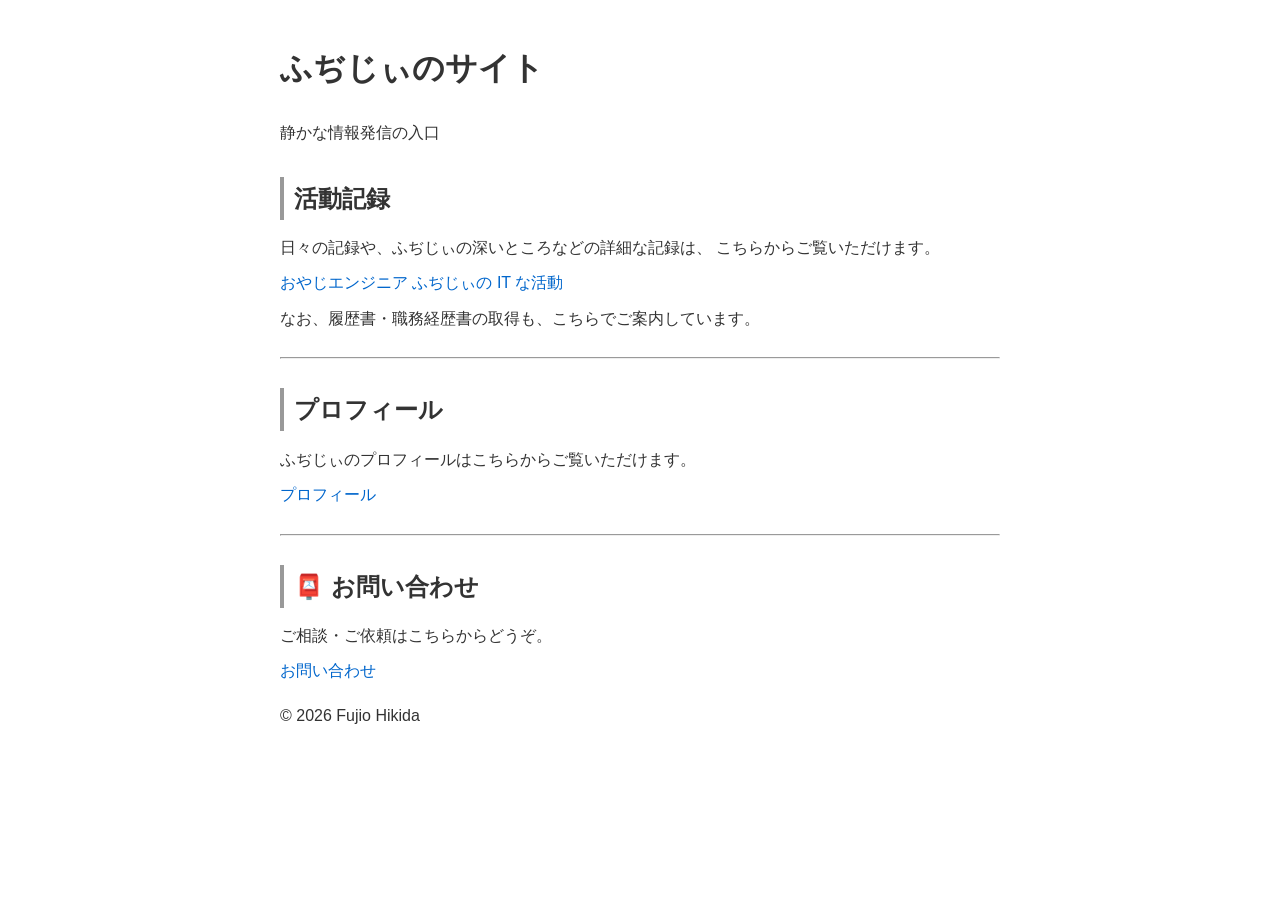
<file: index.html>
<!DOCTYPE html>
<html lang="ja">

<head>
    <meta charset="UTF-8">
    <title>ふぢじぃのサイト</title>
    <link rel="stylesheet" href="style.css">
</head>

<body>

    <header>
        <h1>ふぢじぃのサイト</h1>
        <p>静かな情報発信の入口</p>
    </header>

    <main>
        <!-- ここに既存 index.html の内容を後で移植する -->
        <h2>活動記録</h2>

        <p>
            日々の記録や、ふぢじぃの深いところなどの詳細な記録は、
            こちらからご覧いただけます。
        </p>

        <p>
            <a href="https://note.com/fujizy/n/n353340752459" target="_blank" rel="noopener noreferrer">
                おやじエンジニア ふぢじぃの IT な活動
            </a>
        </p>

        <p>なお、履歴書・職務経歴書の取得も、こちらでご案内しています。</p>

        <hr />

        <h2>プロフィール</h2>

        <p>ふぢじぃのプロフィールはこちらからご覧いただけます。</p>

        <p>
            <a href="https://proff.io/p/fujigy" target="_blank" rel="noopener noreferrer">
                プロフィール
            </a>
        </p>

        <hr />

        <section>
            <h2>📮 お問い合わせ</h2>

            <p>ご相談・ご依頼はこちらからどうぞ。</p>

            <p>
                <a href="https://fujigy.github.io/inquiry.html" target="_blank" rel="noopener noreferrer">
                    お問い合わせ
                </a>
            </p>
        </section>

    </main>

    <footer>
        <p>© 2026 Fujio Hikida</p>
    </footer>

</body>

</html>
</file>
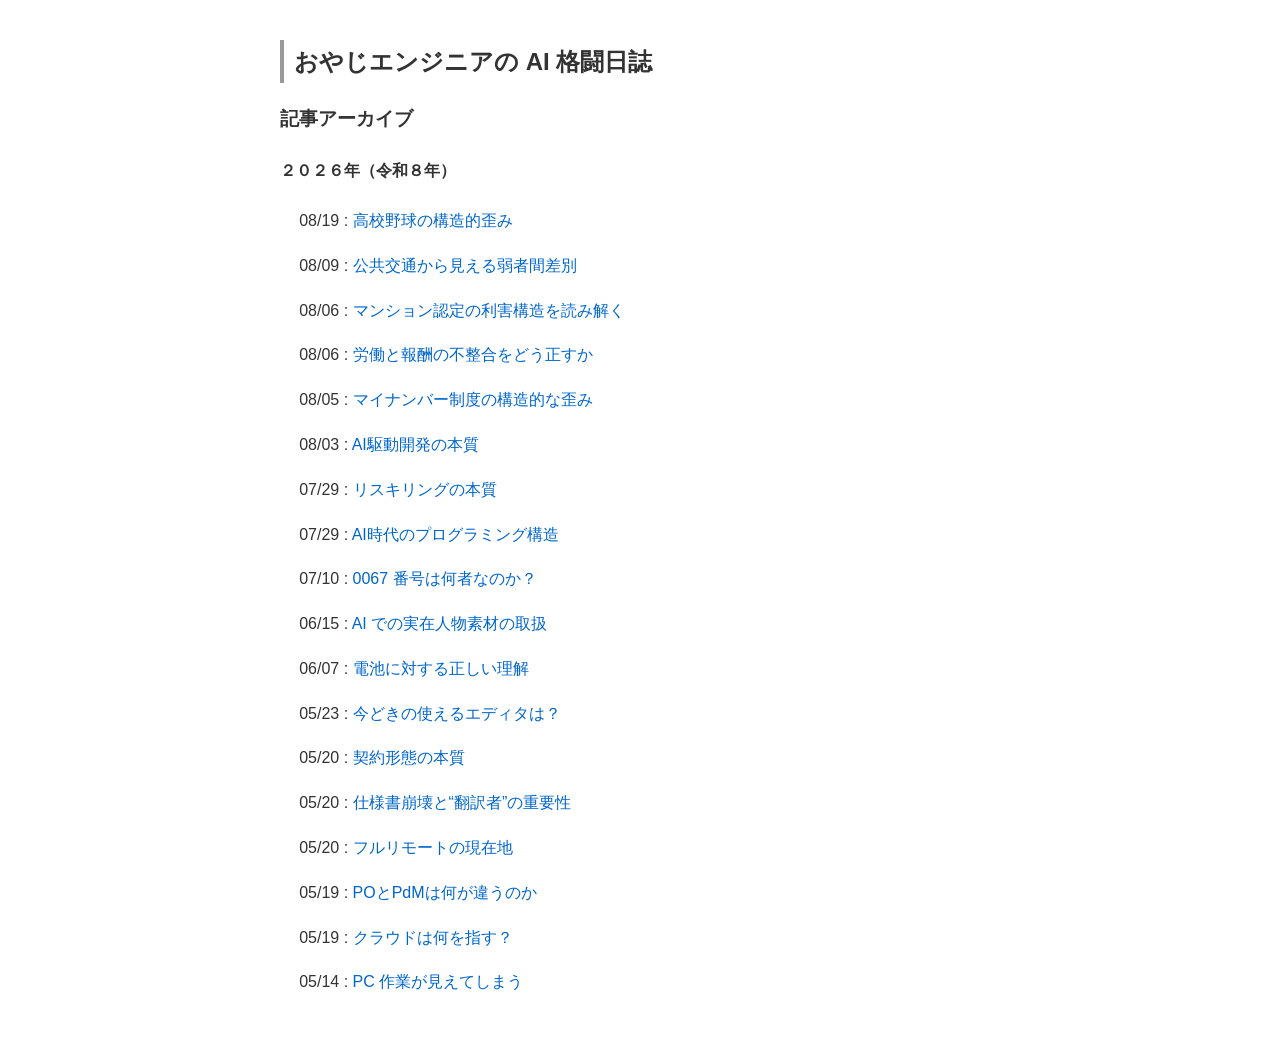
<file: ai-arch.html>
<!doctype html>
<html lang="ja">

<head>
  <meta charset="UTF-8">
  <title>おやじエンジニアの AI 格闘日誌</title>
  <link rel="stylesheet" href="style.css">
</head>

<body>
  <h2>おやじエンジニアの AI 格闘日誌</h2>

  <h3>記事アーカイブ</h3>

  <h4>２０２６年（令和８年）</h4>

  <div class="article-list">
    <p>08/19 : <a href="https://note.com/fujizy/n/n928e3a3b4beb" target="_blank">高校野球の構造的歪み</a></p>
    <p>08/09 : <a href="https://note.com/fujizy/n/n281a7c14593e" target="_blank">公共交通から見える弱者間差別</a></p>
    <p>08/06 : <a href="https://note.com/fujizy/n/nc5ef5f7ecb1c" target="_blank">マンション認定の利害構造を読み解く</a></p>
    <p>08/06 : <a href="https://note.com/fujizy/n/n3430a9a4fb0d" target="_blank">労働と報酬の不整合をどう正すか</a></p>
    <p>08/05 : <a href="https://note.com/fujizy/n/n70605a64fad4" target="_blank">マイナンバー制度の構造的な歪み</a></p>
    <p>08/03 : <a href="https://note.com/fujizy/n/n3df39bd6fb82" target="_blank">AI駆動開発の本質</a></p>
    <p>07/29 : <a href="https://note.com/fujizy/n/ne27d240317e5" target="_blank">リスキリングの本質</a></p>
    <p>07/29 : <a href="https://note.com/fujizy/n/nce66d6d1195d" target="_blank">AI時代のプログラミング構造</a></p>
    <p>07/10 : <a href="https://note.com/fujizy/n/n933e4c7f3d49" target="_blank">0067 番号は何者なのか？</a></p>
    <p>06/15 : <a href="https://note.com/fujizy/n/n393fbb8dc64e" target="_blank">AI での実在人物素材の取扱</a></p>
    <p>06/07 : <a href="https://note.com/fujizy/n/naa23ba22f10d" target="_blank">電池に対する正しい理解</a></p>
    <p>05/23 : <a href="https://note.com/fujizy/n/n90dbf224e8eb" target="_blank">今どきの使えるエディタは？</a></p>
    <p>05/20 : <a href="https://note.com/fujizy/n/n6ea48d81d189" target="_blank">契約形態の本質</a></p>
    <p>05/20 : <a href="https://note.com/fujizy/n/n9b327028b11e" target="_blank">仕様書崩壊と“翻訳者”の重要性</a></p>
    <p>05/20 : <a href="https://note.com/fujizy/n/n85712c5698c1" target="_blank">フルリモートの現在地</a></p>
    <p>05/19 : <a href="https://note.com/fujizy/n/n440186ab9cbb" target="_blank">POとPdMは何が違うのか</a></p>
    <p>05/19 : <a href="https://note.com/fujizy/n/nd7bdc17ce393" target="_blank">クラウドは何を指す？</a></p>
    <p>05/14 : <a href="https://note.com/fujizy/n/n23c457574213" target="_blank">PC 作業が見えてしまう</a></p>
  </div>
</body>

</html>
</file>
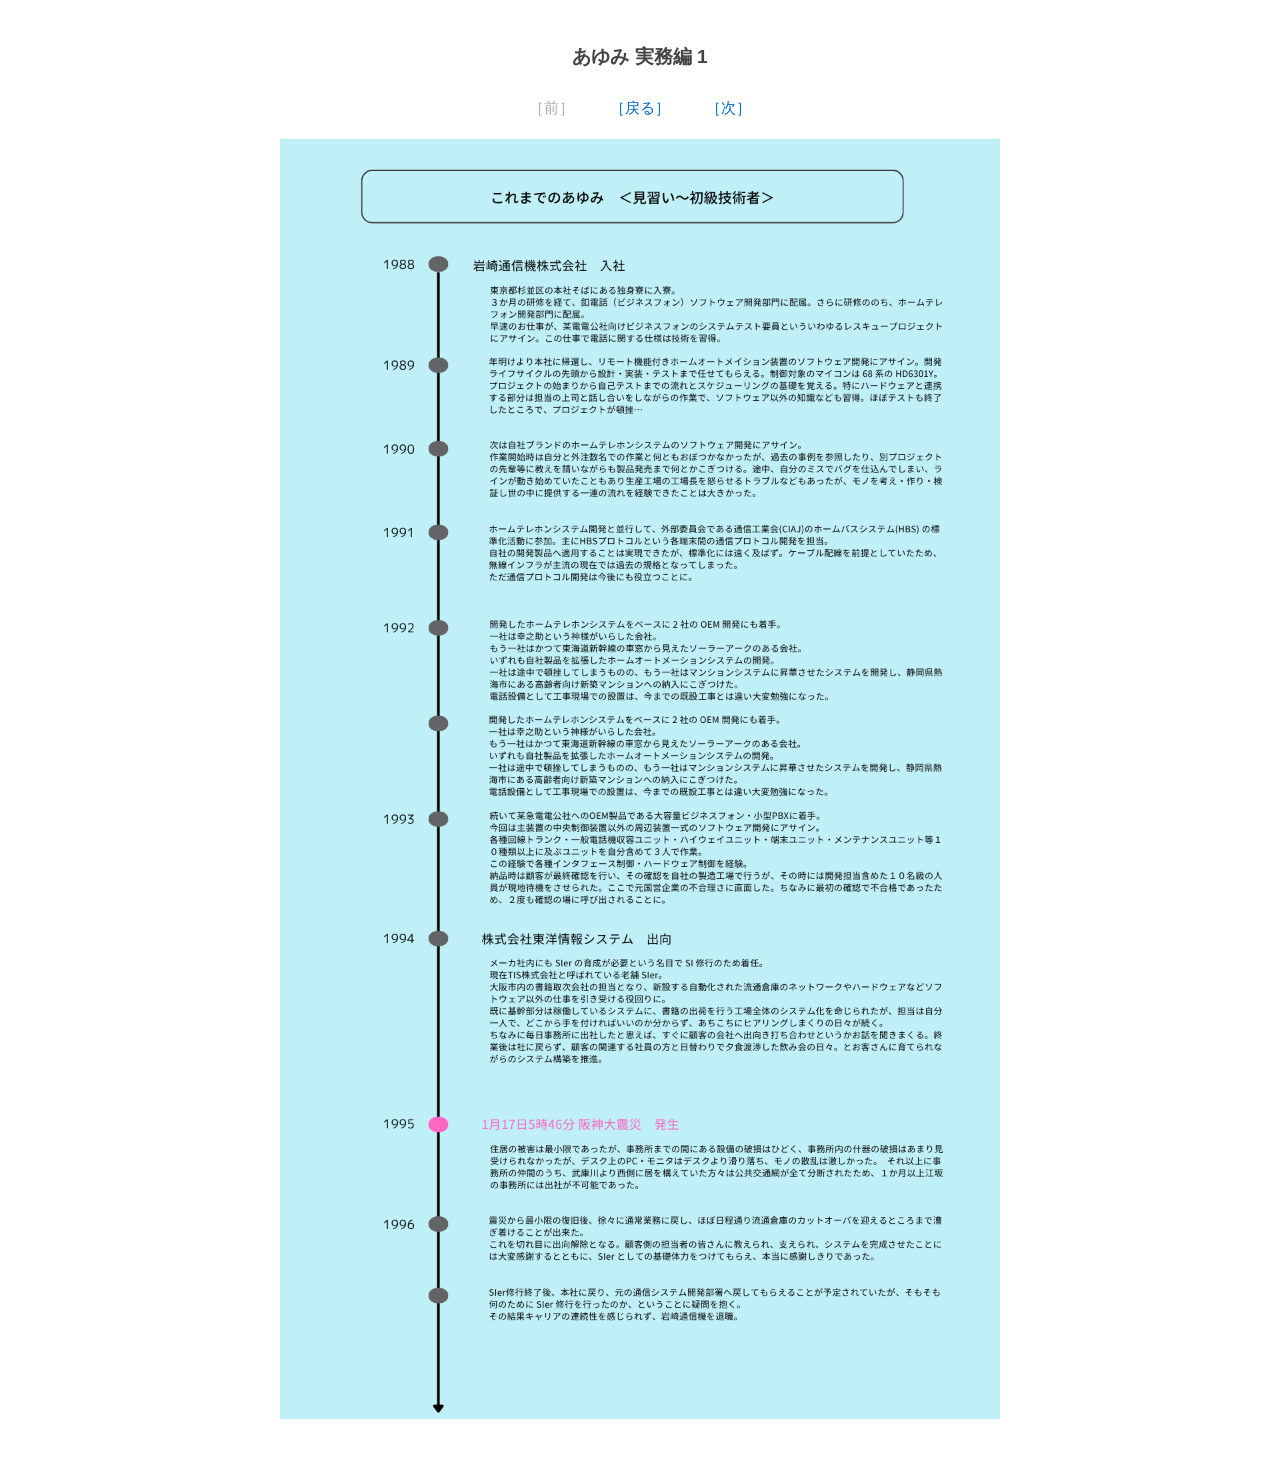
<file: ayumi-hst_biz_1.html>
<!DOCTYPE html>
<html lang="ja">

<head>
  <meta charset="UTF-8">
  <meta name="viewport" content="width=device-width, initial-scale=1.0">
  <title>あゆみ 実務編 1</title>
  <link rel="stylesheet" href="style.css">
</head>

<body>
  <div class="wrapper">
    <!-- タイトルブロック -->
    <div class="title-block">
      <h1>あゆみ 実務編 1</h1>
    </div>

    <div class="nav-links">
      <span class="nav-disabled">［前］</span>
      <a href="ayumi-hub.html">［戻る］</a>
      <a href="ayumi-hst_biz_2.html">［次］</a>
    </div>

    <div class="section">
      <img src="images/hst_biz_1.png" alt="あゆみ 実務編 1" class="ayumi-image">
    </div>
  </div>
</body>

</html>
</file>
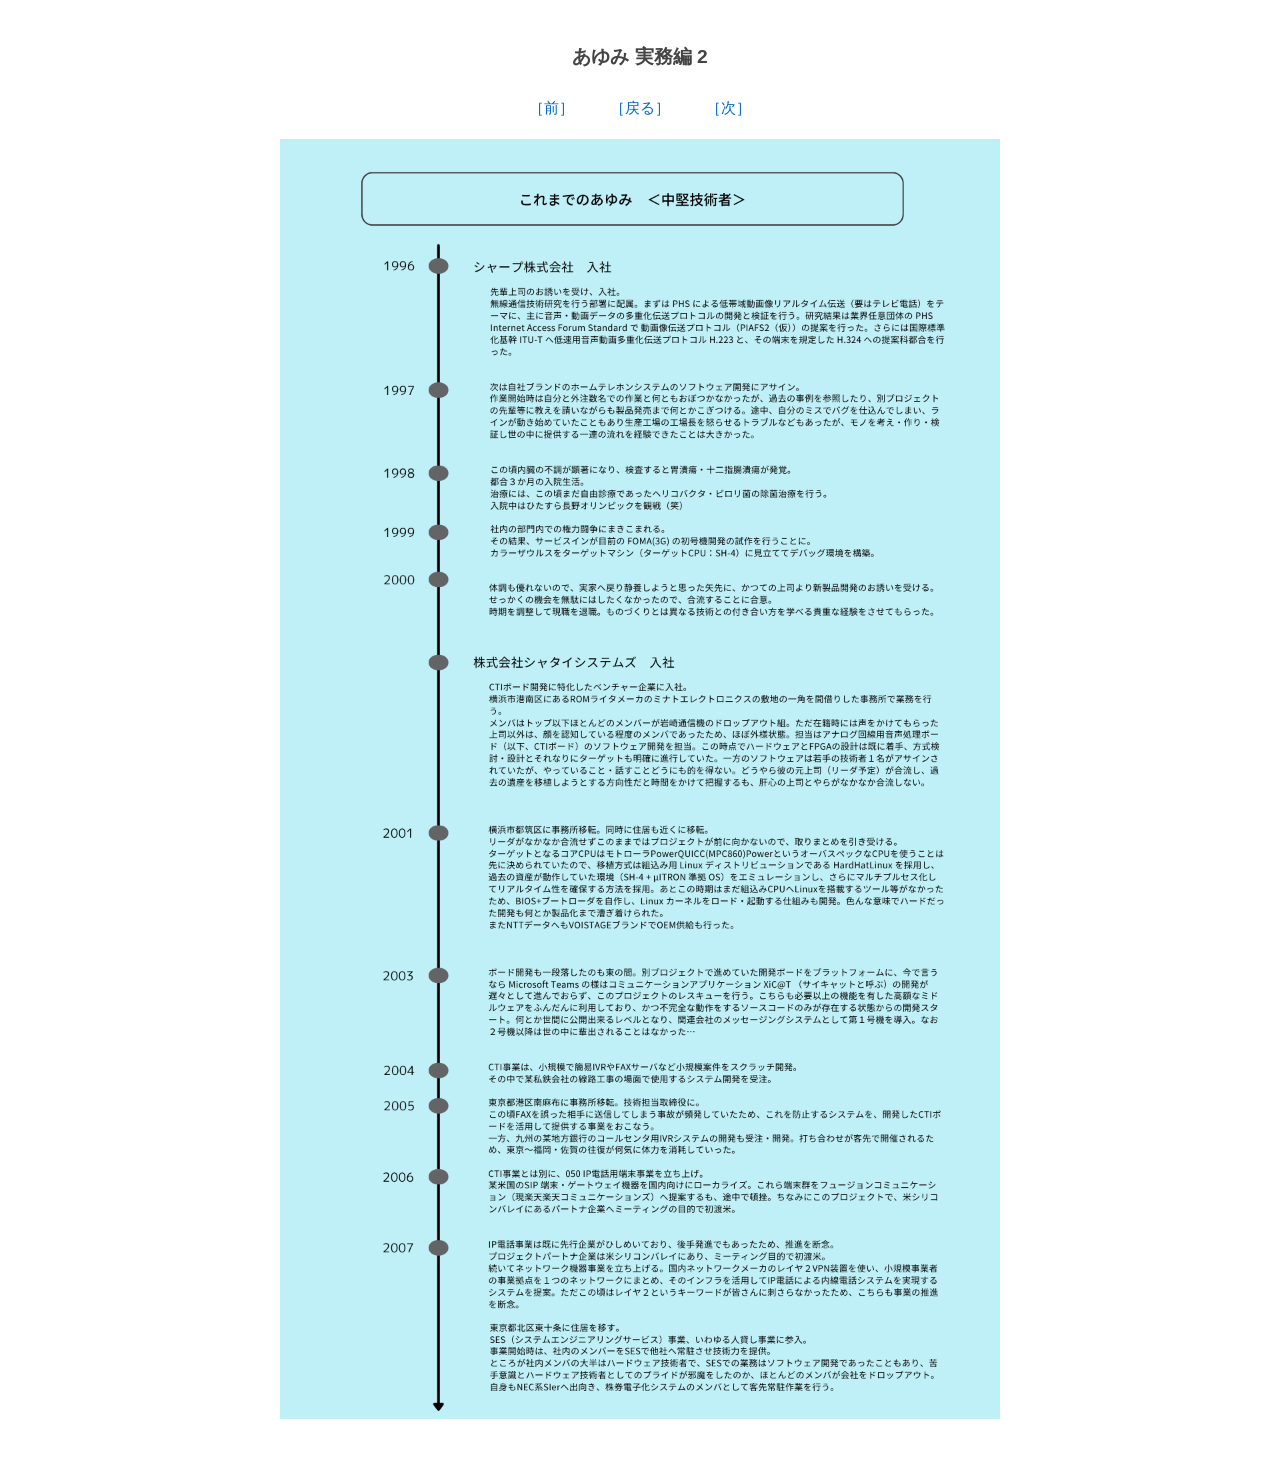
<file: ayumi-hst_biz_2.html>
<!DOCTYPE html>
<html lang="ja">

<head>
  <meta charset="UTF-8">
  <meta name="viewport" content="width=device-width, initial-scale=1.0">
  <title>あゆみ 実務編 2</title>
  <link rel="stylesheet" href="style.css">
</head>

<body>
  <div class="wrapper">
    <!-- タイトルブロック -->
    <div class="title-block">
      <h1>あゆみ 実務編 2</h1>
    </div>

    <div class="nav-links">
      <a href="ayumi-hst_biz_1.html">［前］</a>
      <a href="ayumi-hub.html">［戻る］</a>
      <a href="ayumi-hst_biz_3.html">［次］</a>
    </div>

    <div class="section">
      <img src="images/hst_biz_2.png" alt="あゆみ 実務編 2" class="ayumi-image">
    </div>
  </div>
</body>

</html>
</file>
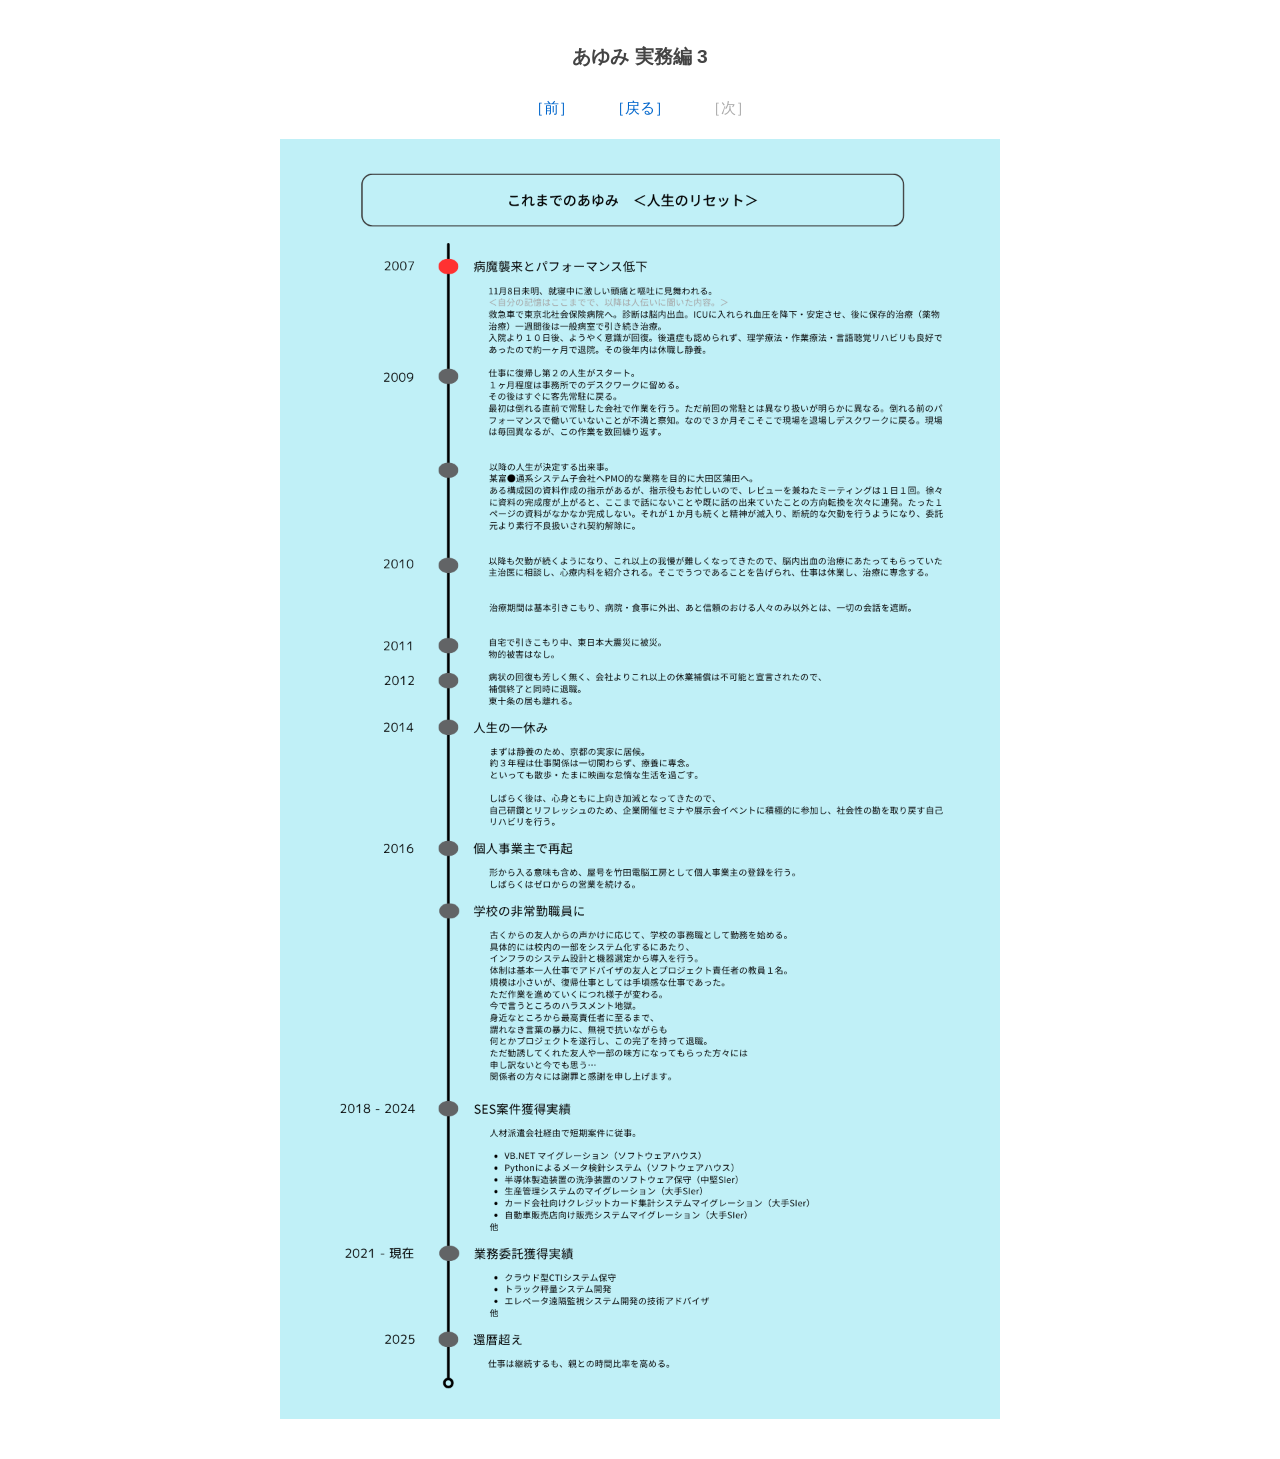
<file: ayumi-hst_biz_3.html>
<!DOCTYPE html>
<html lang="ja">

<head>
  <meta charset="UTF-8">
  <meta name="viewport" content="width=device-width, initial-scale=1.0">
  <title>あゆみ 実務編 3</title>
  <link rel="stylesheet" href="style.css">
</head>

<body>
  <div class="wrapper">
    <!-- タイトルブロック -->
    <div class="title-block">
      <h1>あゆみ 実務編 3</h1>
    </div>

    <div class="nav-links">
      <a href="ayumi-hst_biz_2.html">［前］</a>
      <a href="ayumi-hub.html">［戻る］</a>
      <span class="nav-disabled">［次］</span>
    </div>

    <div class="section">
      <img src="images/hst_biz_3.png" alt="あゆみ 実務編 3" class="ayumi-image">
    </div>
  </div>
</body>

</html>
</file>
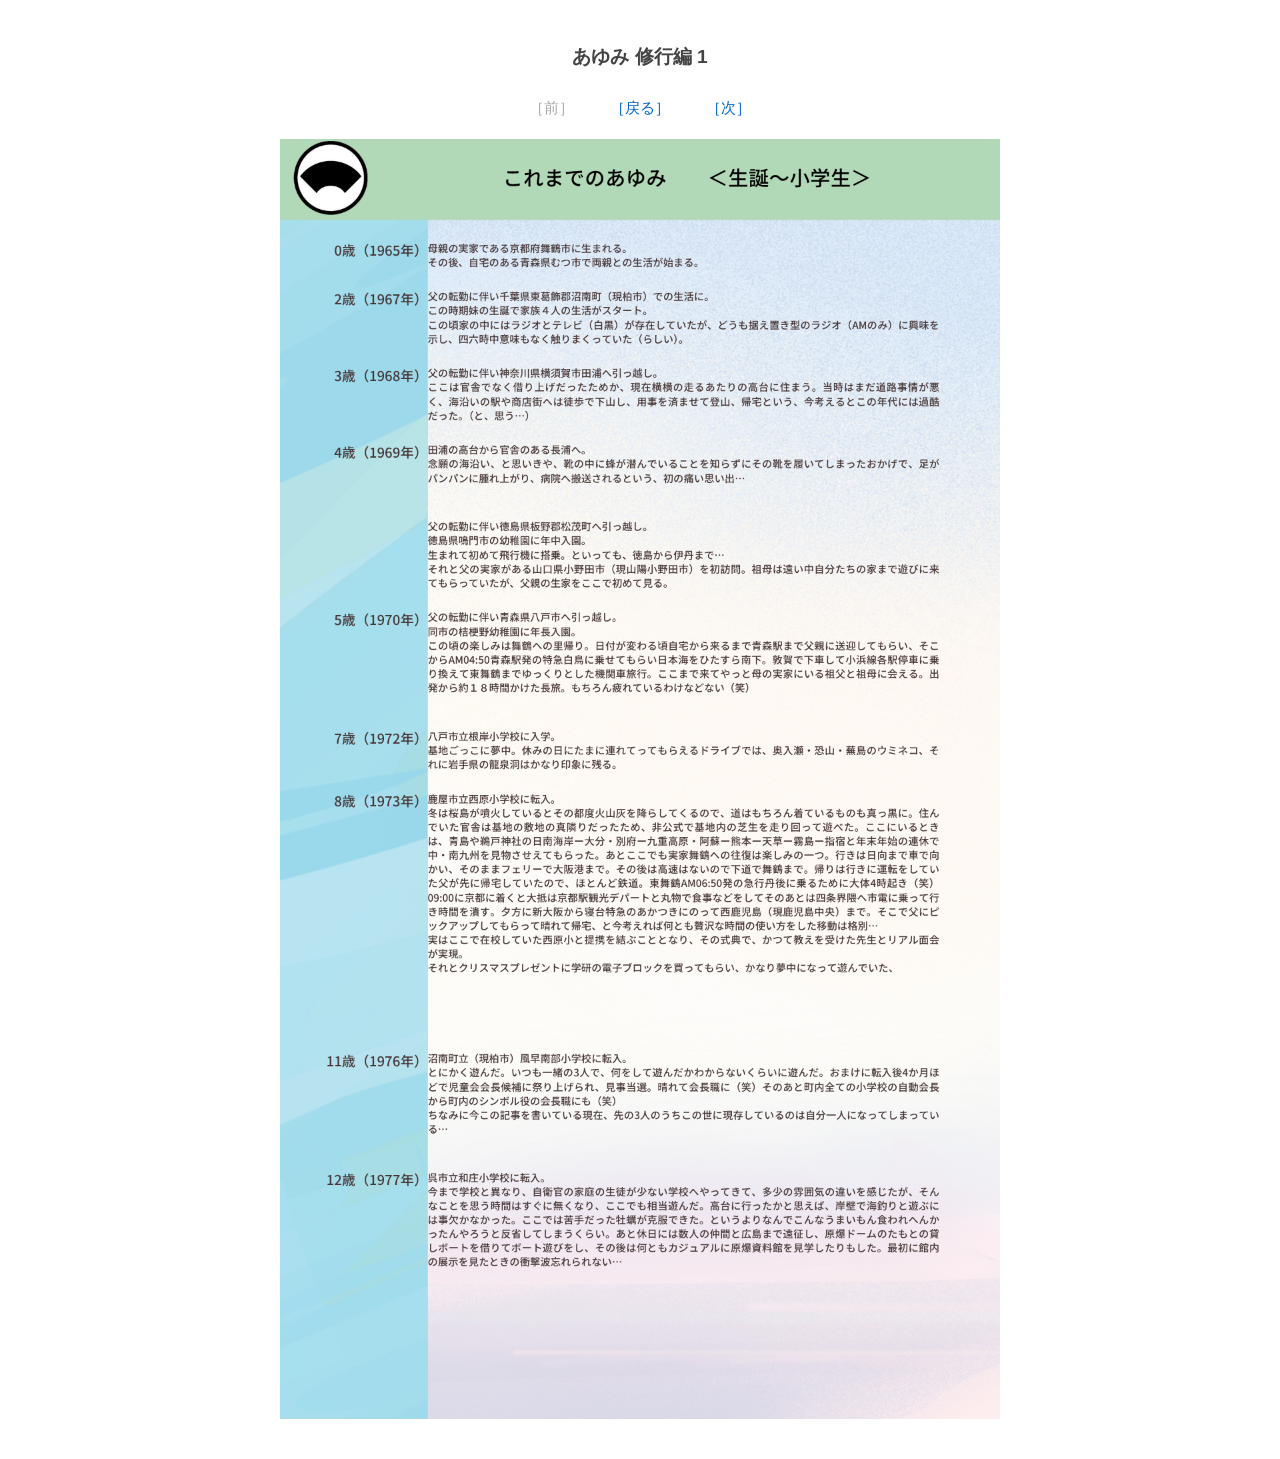
<file: ayumi-hst_young_1.html>
<!DOCTYPE html>
<html lang="ja">

<head>
  <meta charset="UTF-8">
  <meta name="viewport" content="width=device-width, initial-scale=1.0">
  <title>あゆみ 修行編 1</title>
  <link rel="stylesheet" href="style.css">
</head>

<body>
  <div class="wrapper">
    <!-- タイトルブロック -->
    <div class="title-block">
      <h1>あゆみ 修行編 1</h1>
    </div>

    <div class="nav-links">
      <span class="nav-disabled">［前］</span>
      <a href="ayumi-hub.html">［戻る］</a>
      <a href="ayumi-hst_young_2.html">［次］</a>
    </div>

    <div class="section">
      <img src="images/hst_young_1.png" alt="あゆみ 修行編 1" class="ayumi-image">
    </div>
  </div>
</body>

</html>
</file>
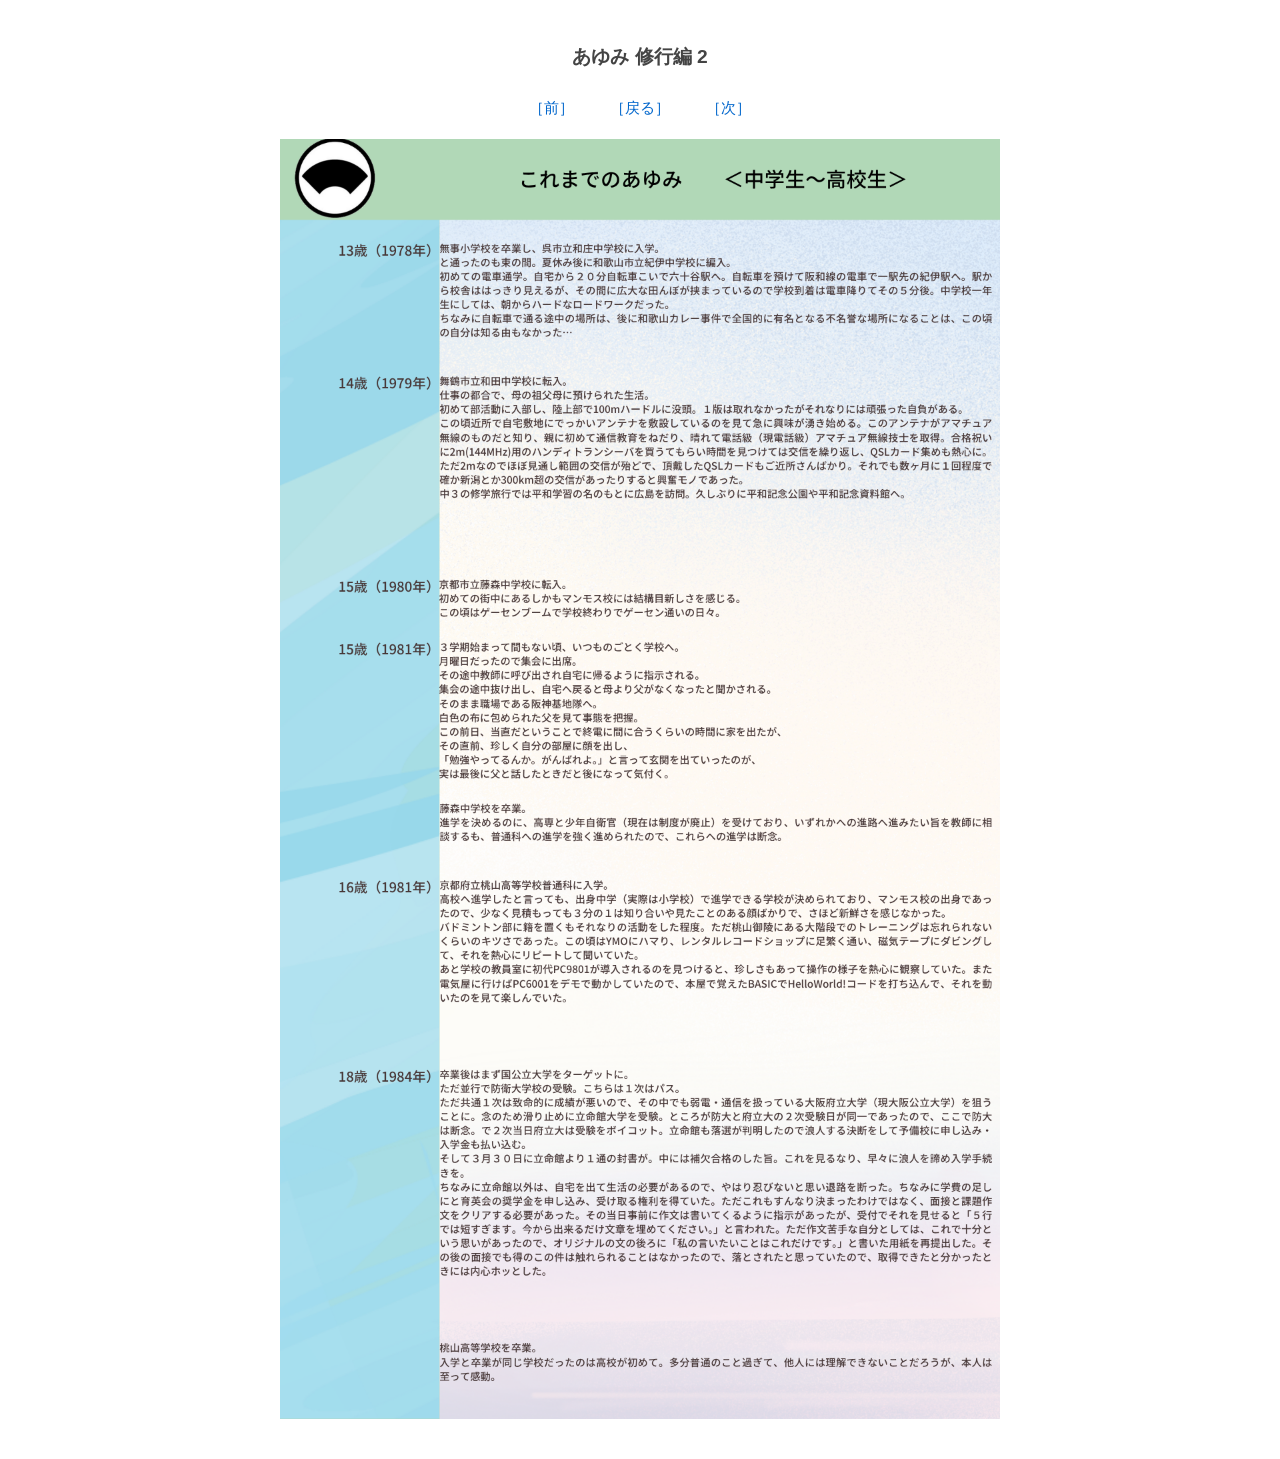
<file: ayumi-hst_young_2.html>
<!DOCTYPE html>
<html lang="ja">

<head>
  <meta charset="UTF-8">
  <meta name="viewport" content="width=device-width, initial-scale=1.0">
  <title>あゆみ 修行編 2</title>
  <link rel="stylesheet" href="style.css">
</head>

<body>
  <div class="wrapper">
    <!-- タイトルブロック -->
    <div class="title-block">
      <h1>あゆみ 修行編 2</h1>
    </div>

    <div class="nav-links">
      <a href="ayumi-hst_young_1.html">［前］</a>
      <a href="ayumi-hub.html">［戻る］</a>
      <a href="ayumi-hst_young_3.html">［次］</a>
    </div>

    <div class="section">
      <img src="images/hst_young_2.png" alt="あゆみ 修行編 2" class="ayumi-image">
    </div>
  </div>
</body>

</html>
</file>
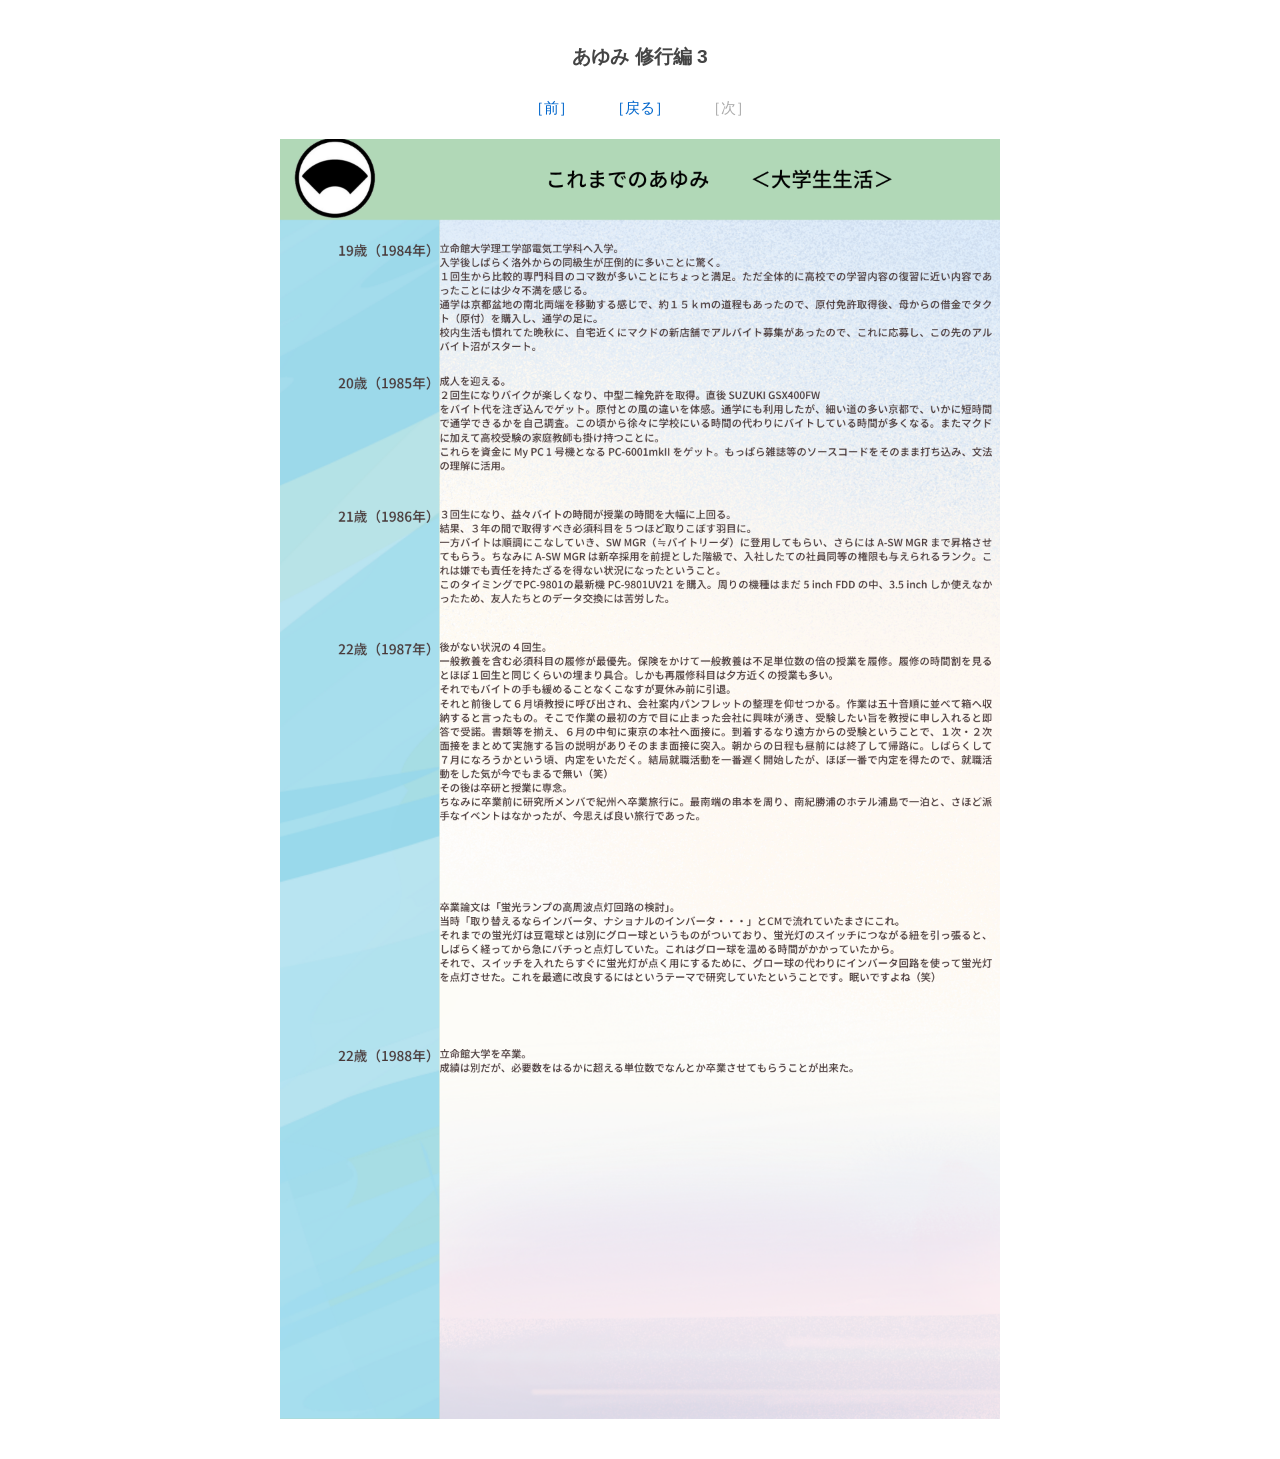
<file: ayumi-hst_young_3.html>
<!DOCTYPE html>
<html lang="ja">

<head>
  <meta charset="UTF-8">
  <meta name="viewport" content="width=device-width, initial-scale=1.0">
  <title>あゆみ 修行編 3</title>
  <link rel="stylesheet" href="style.css">
</head>

<body>
  <div class="wrapper">
    <!-- タイトルブロック -->
    <div class="title-block">
      <h1>あゆみ 修行編 3</h1>
    </div>

    <div class="nav-links">
      <a href="ayumi-hst_young_2.html">［前］</a>
      <a href="ayumi-hub.html">［戻る］</a>
      <span class="nav-disabled">［次］</span>
    </div>

    <div class="section">
      <img src="images/hst_young_3.png" alt="あゆみ 修行編 3" class="ayumi-image">
    </div>
  </div>
</body>

</html>
</file>
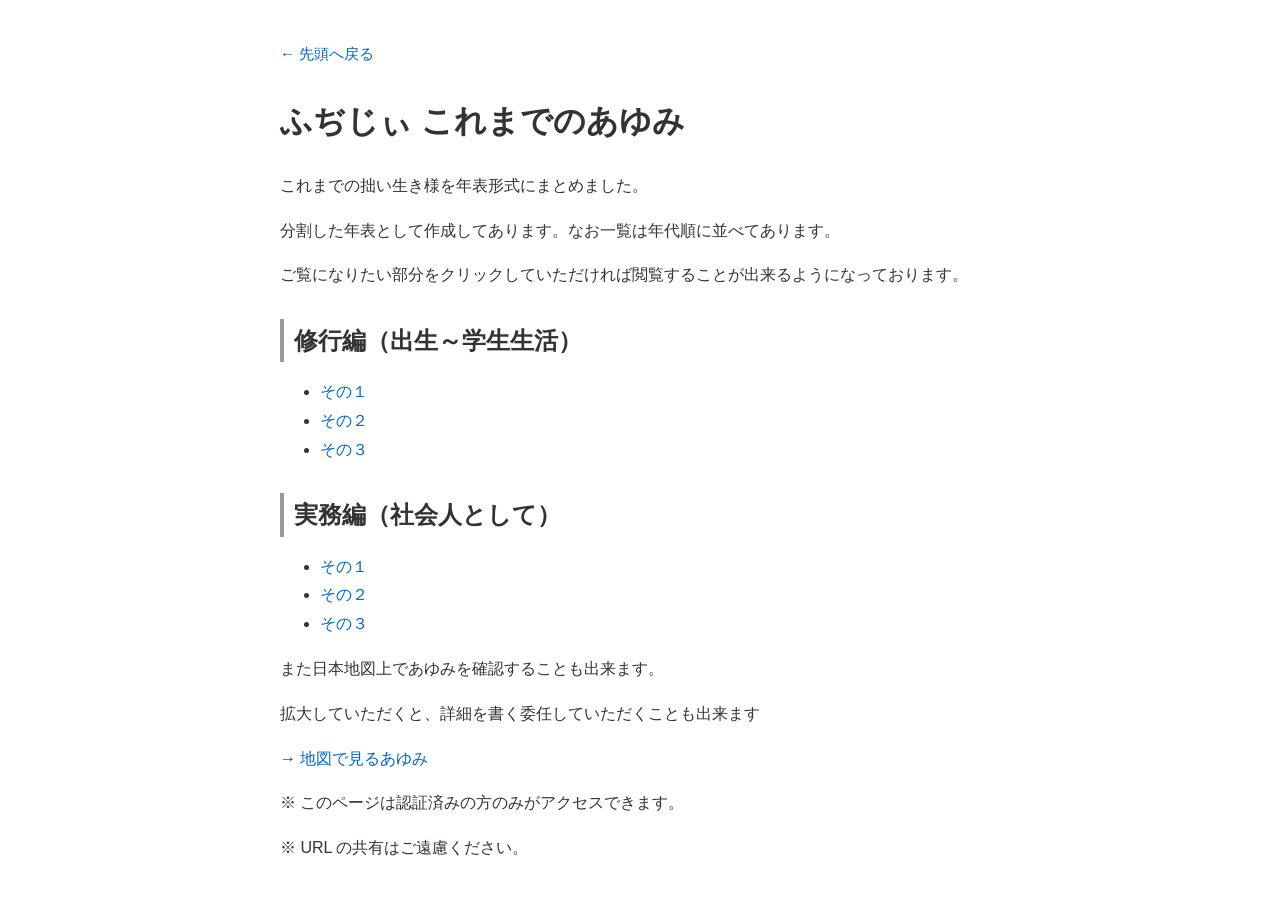
<file: ayumi-hub.html>
<!doctype html>
<html lang="ja">

<head>
    <meta charset="UTF-8" />
    <meta name="viewport" content="width=device-width, initial-scale=1.0" />
    <link rel="stylesheet" href="style.css" />
    <title>これまでのあゆみ 閲覧ページ</title>
</head>

<body>
    <p>
        <a href="https://note.com/fujizy/n/n353340752459" class="back-link">← 先頭へ戻る</a>
    </p>
    <div class="container">
        <h1>ふぢじぃ これまでのあゆみ</h1>
        <div class="section">
            <p>これまでの拙い生き様を年表形式にまとめました。</p>
            <p>分割した年表として作成してあります。なお一覧は年代順に並べてあります。</p>
            <p>ご覧になりたい部分をクリックしていただければ閲覧することが出来るようになっております。</p>
        </div>

        <div class="section">
            <h2>修行編（出生～学生生活）</h2>
            <ul>
                <li><a href="ayumi-hst_young_1.html" target="_blank" rel="noopener noreferrer">その１</a></li>
                <li><a href="ayumi-hst_young_2.html" target="_blank" rel="noopener noreferrer">その２</a></li>
                <li><a href="ayumi-hst_young_3.html" target="_blank" rel="noopener noreferrer">その３</a></li>
            </ul>
        </div>

        <div class="section">
            <h2>実務編（社会人として）</h2>
            <ul>
                <li><a href="ayumi-hst_biz_1.html" target="_blank" rel="noopener noreferrer">その１</a></li>
                <li><a href="ayumi-hst_biz_2.html" target="_blank" rel="noopener noreferrer">その２</a></li>
                <li><a href="ayumi-hst_biz_3.html" target="_blank" rel="noopener noreferrer">その３</a></li>
            </ul>
        </div>

        <div class="section">
            <p>また日本地図上であゆみを確認することも出来ます。</p>
            <p>拡大していただくと、詳細を書く委任していただくことも出来ます</p>
            <p>
                →
                <a href="https://fujigy.github.io/ayumi-map.html" target="_blank" rel="noopener noreferrer">地図で見るあゆみ</a>
            </p>
        </div>

        <div class="note">
            <p>※ このページは認証済みの方のみがアクセスできます。</p>
            <p>※ URL の共有はご遠慮ください。</p>
        </div>
    </div>
</body>

</html>
</file>
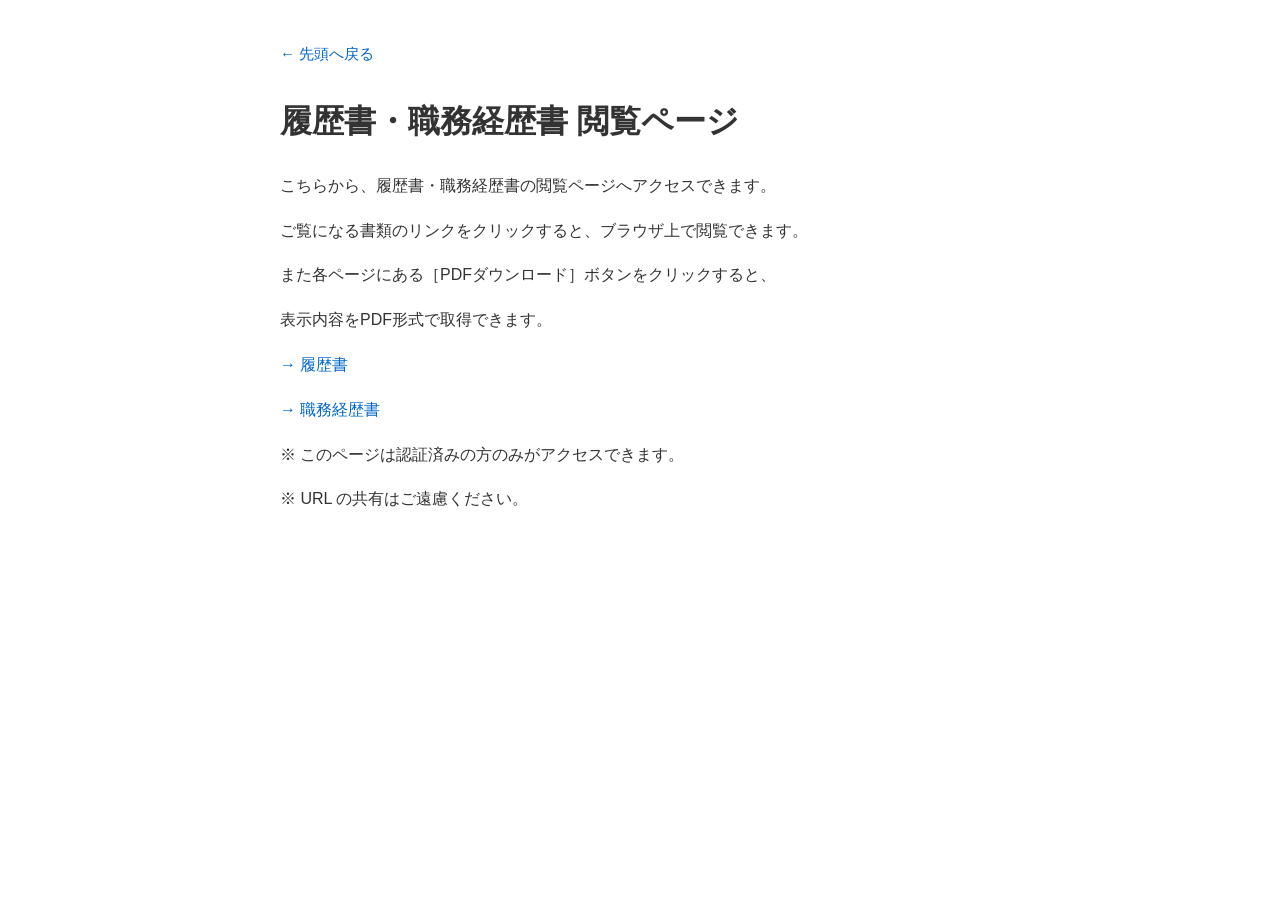
<file: resume-hub.html>
<!doctype html>
<html lang="ja">

<head>
    <meta charset="UTF-8" />
    <meta name="viewport" content="width=device-width, initial-scale=1.0" />
    <link rel="stylesheet" href="style.css" />
    <title>履歴書・職務経歴書 閲覧ページ</title>
</head>

<body>
    <p>
        <a href="https://note.com/fujizy/n/n353340752459" class="back-link">← 先頭へ戻る</a>
    </p>
    <div class="container">
        <h1>履歴書・職務経歴書 閲覧ページ</h1>

        <p>こちらから、履歴書・職務経歴書の閲覧ページへアクセスできます。</p>
        <p>ご覧になる書類のリンクをクリックすると、ブラウザ上で閲覧できます。</p>
        <p>また各ページにある［PDFダウンロード］ボタンをクリックすると、</p>
        <p>表示内容をPDF形式で取得できます。</p>

        <p>
            <a href="https://proff.io/p/resume_fujigy" target="_blank" rel="noopener noreferrer">→ 履歴書</a>
        </p>

        <p>
            <a href="https://proff.io/p/cv_fujigy" target="_blank" rel="noopener noreferrer">→ 職務経歴書</a>
        </p>

        <div class="note">
            <p>※ このページは認証済みの方のみがアクセスできます。</p>
            <p>※ URL の共有はご遠慮ください。</p>
        </div>
    </div>
</body>

</html>
</file>
<file: style.css>
body {
    font-family:
        -apple-system, BlinkMacSystemFont, "Segoe UI", Roboto, "Helvetica Neue",
        sans-serif;
    line-height: 1.8;
    max-width: 720px;
    margin: 40px auto;
    padding: 0 20px;
    color: #333;
}

h2 {
    /* margin-top: 2.2em; */
    border-left: 4px solid #999;
    padding-left: 10px;
}

a {
    color: #0066cc;
    text-decoration: none;
}

a:hover {
    text-decoration: underline;
}

/* hr {
    margin: 2.5em 0;
}
 */
/* ========================= */
/* フォーム専用スタイルここから */
/* ========================= */

label {
    display: block;
    margin-bottom: 0.5rem;
    font-weight: bold;
}

input[type="text"],
input[type="email"],
textarea {
    width: 100%;
    padding: 0.6rem;
    font-size: 1rem;
    border: 1px solid #ccc;
    border-radius: 4px;
    margin-bottom: 1rem;
}

button {
    padding: 0.6rem 1.2rem;
    font-size: 1rem;
    border: none;
    border-radius: 4px;
    background-color: #333;
    color: #fff;
    cursor: pointer;
}

button:hover {
    background-color: #555;
}

.h-captcha {
    margin-bottom: 1rem;
}

.container {
    margin-top: 1.5rem;
    /* 好みで調整 */
}

.container p.tight {
    margin: 0.2rem 0;
    line-height: 1.4;
}

.container p.lead:last-of-type {
    margin-bottom: 1.2rem;
    /* 導入文の最後だけ余白を広げる */
}

/* ========================= */
/* 戻りリンクの統一スタイル */
/* ========================= */

.back-link {
    color: #0066cc;
    text-decoration: none;
    font-size: 0.95rem;
}

.back-link:hover {
    text-decoration: underline;
}

/* ========================= */
/* インデント設定             */
/* ========================= */
.article-list p {
    margin-left: 1.2em;
}

/* ========================= */
/* minimal 用の調整ここから */
/* ========================= */

h2 {
    margin-top: 1.2em;
    margin-bottom: 0.6em;
}

main p {
    margin: 0.4em 0;
}

hr {
    margin: 1.5em 0;
}

/* ========================= */
/* navigation 用の調整ここから */
/* ========================= */

.nav-links {
    text-align: center;
    margin: 1rem 0;
}

.nav-links a,
.nav-links span {
    margin: 0 1rem;
    font-size: 0.95rem;
}

.nav-links a {
    color: #0066cc;
    text-decoration: none;
}

.nav-links a:hover {
    text-decoration: underline;
}

.nav-disabled {
    color: #aaa;
    cursor: default;
}

/* =========================================
   タイトルブロック
========================================= */

.title-block {
    text-align: center;
    margin-bottom: 1.2rem;
}

.title-block h1 {
    font-size: 1.2rem;
    margin: 0.8rem 0;
    color: #444;
}

/* =========================================
   ayumi-image
========================================= */

.ayumi-image {
    display: block;
    max-width: 100%;
    height: auto;
    margin: 0 auto;
}
</file>
